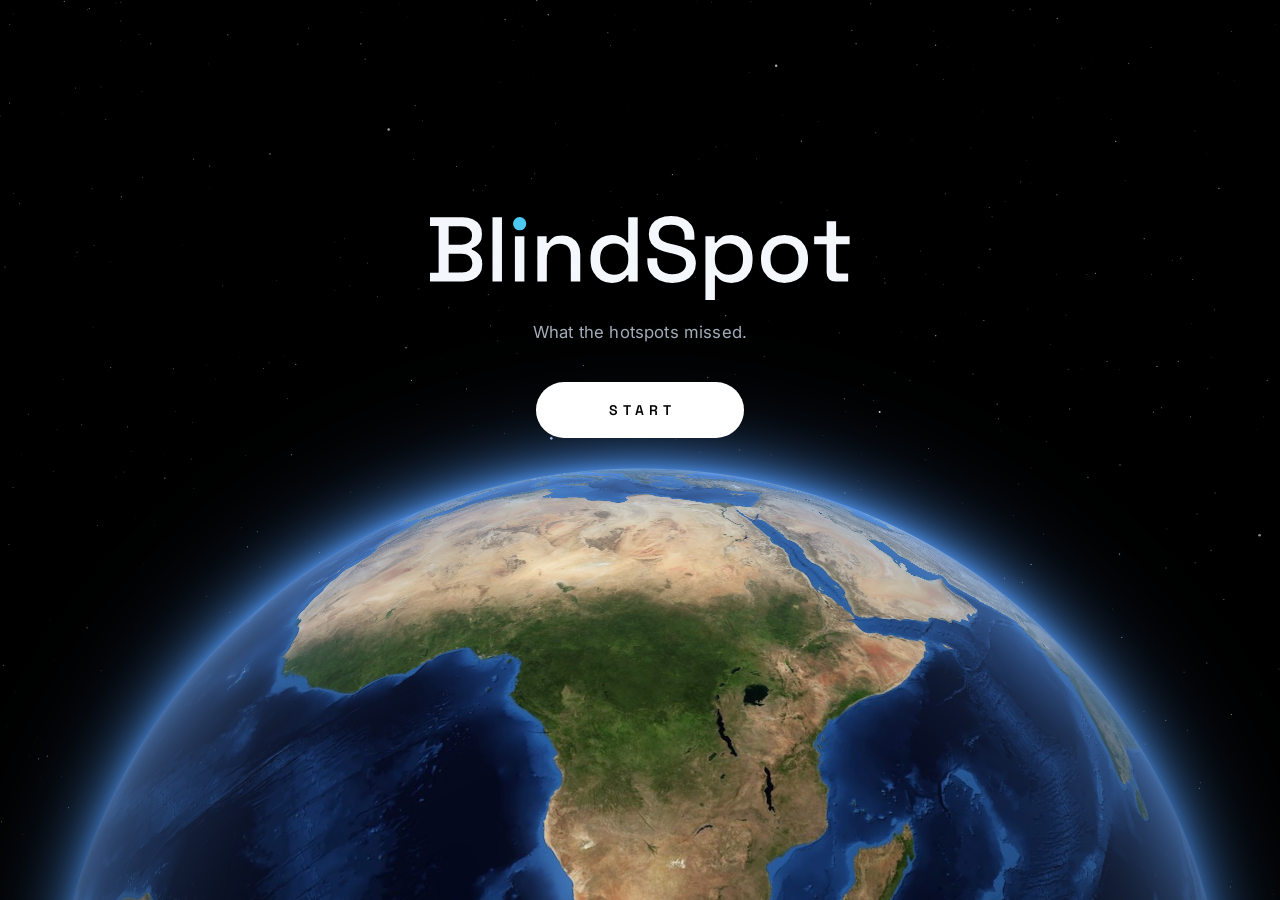
<file: web/index.html>
<!DOCTYPE html>
<html lang="en" data-theme="dark">
<head>
<meta charset="utf-8">
<meta name="viewport" content="width=device-width, initial-scale=1">
<title>BlindSpot: what the hotspots missed</title>
<meta name="description" content="NISAR L-band radar maps land change in a Kalimantan peat landscape during the 2026 haze and checks it against NASA's fire hotspot record.">
<link rel="icon" type="image/svg+xml" href="assets/brand/blindspot-mark-on-dark.svg">
<link rel="preload" href="vendor/fonts/space-grotesk-latin-500-normal.woff2" as="font" type="font/woff2" crossorigin>
<link rel="stylesheet" href="vendor/leaflet/leaflet.css">
<link rel="stylesheet" href="vendor/katex/katex.min.css">
<link rel="stylesheet" href="style.css?v=20261115-2325b">
</head>
<body>

<!-- ===================== Intro ===================== -->
<div id="intro" class="intro" data-phase="hero">
  <canvas id="stars" class="intro-layer" aria-hidden="true"></canvas>
  <canvas id="globe" class="intro-layer" role="img" aria-label="The Earth, turning slowly"></canvas>
  <div id="spin" class="intro-layer intro-drag" aria-hidden="true"></div>
  <div class="intro-hero">
    <h1 class="intro-title"><svg class="wordmark" role="img" aria-label="BlindSpot" viewBox="47 -14 4566 914"><path d="M47 700V604H141V96H47V0H402Q465 0 512.0 21.5Q559 43 585.5 82.5Q612 122 612 176V186Q612 234 594.0 265.0Q576 296 550.5 313.0Q525 330 502 337V353Q525 359 551.5 376.5Q578 394 596.5 425.0Q615 456 615 506V516Q615 574 588.0 615.0Q561 656 513.5 678.0Q466 700 404 700ZM250 602H391Q445 602 476.0 576.0Q507 550 507 504V495Q507 449 476.5 423.0Q446 397 391 397H250ZM250 298H391Q442 298 473.0 272.5Q504 247 504 203V193Q504 149 473.5 123.5Q443 98 391 98H250Z M727 700V0H830V700Z M971 700V207H1074V700Z M1215 700V207H1316V281H1332Q1346 251 1382.0 225.0Q1418 199 1489 199Q1545 199 1588.5 224.0Q1632 249 1657.0 294.5Q1682 340 1682 404V700H1579V412Q1579 348 1547.0 317.5Q1515 287 1459 287Q1395 287 1356.5 329.0Q1318 371 1318 451V700Z M2022 714Q1961 714 1909.0 684.0Q1857 654 1825.5 597.5Q1794 541 1794 461V446Q1794 367 1825.0 310.0Q1856 253 1908.0 223.0Q1960 193 2022 193Q2070 193 2102.5 205.0Q2135 217 2156.0 235.5Q2177 254 2188 274H2204V0H2307V700H2206V630H2190Q2171 662 2132.5 688.0Q2094 714 2022 714ZM2051 624Q2118 624 2161.5 581.0Q2205 538 2205 458V449Q2205 370 2162.0 327.0Q2119 284 2051 284Q1985 284 1941.5 327.0Q1898 370 1898 449V458Q1898 538 1941.5 581.0Q1985 624 2051 624Z M2682 714Q2603 714 2542.0 686.0Q2481 658 2446.5 603.5Q2412 549 2412 471V446H2519V471Q2519 545 2563.5 582.0Q2608 619 2682 619Q2757 619 2795.0 587.5Q2833 556 2833 506Q2833 473 2815.0 452.0Q2797 431 2764.0 418.5Q2731 406 2685 395L2648 386Q2581 370 2531.5 346.5Q2482 323 2455.0 284.0Q2428 245 2428 184Q2428 122 2458.5 78.0Q2489 34 2543.0 10.0Q2597 -14 2670 -14Q2743 -14 2800.5 11.0Q2858 36 2891.0 85.0Q2924 134 2924 208V244H2817V208Q2817 163 2798.5 135.0Q2780 107 2747.0 94.0Q2714 81 2670 81Q2606 81 2570.5 107.5Q2535 134 2535 181Q2535 213 2550.5 233.5Q2566 254 2596.0 267.0Q2626 280 2671 290L2708 299Q2776 314 2828.0 337.5Q2880 361 2910.0 401.0Q2940 441 2940 504Q2940 567 2908.5 614.0Q2877 661 2819.0 687.5Q2761 714 2682 714Z M3044 900V207H3145V278H3161Q3180 245 3218.5 219.0Q3257 193 3329 193Q3391 193 3442.5 223.0Q3494 253 3525.5 309.5Q3557 366 3557 446V461Q3557 541 3526.0 597.5Q3495 654 3443.0 684.0Q3391 714 3329 714Q3281 714 3248.0 702.0Q3215 690 3195.0 671.5Q3175 653 3163 633H3147V900ZM3299 624Q3367 624 3410.0 581.0Q3453 538 3453 458V449Q3453 370 3409.5 327.0Q3366 284 3299 284Q3233 284 3189.5 327.0Q3146 370 3146 449V458Q3146 538 3189.5 581.0Q3233 624 3299 624Z M3904 714Q3830 714 3772.5 683.5Q3715 653 3682.0 596.0Q3649 539 3649 461V446Q3649 368 3682.0 311.5Q3715 255 3772.5 224.0Q3830 193 3904 193Q3978 193 4036.0 224.0Q4094 255 4127.0 311.5Q4160 368 4160 446V461Q4160 539 4127.0 596.0Q4094 653 4036.0 683.5Q3978 714 3904 714ZM3904 622Q3972 622 4014.5 578.5Q4057 535 4057 458V449Q4057 372 4015.0 328.5Q3973 285 3904 285Q3837 285 3794.5 328.5Q3752 372 3752 449V458Q3752 535 3794.5 578.5Q3837 622 3904 622Z M4461 700Q4416 700 4389.5 673.0Q4363 646 4363 601V294H4227V207H4363V44H4466V207H4613V294H4466V583Q4466 613 4494 613H4597V700Z" fill="#F4F7FB"/><circle cx="1022.5" cy="70.0" r="72" fill="#4CC9F0"/></svg>
</h1>
    <p class="intro-tag">What the hotspots missed.</p>
    <button id="start" class="btn-start" type="button">Start</button>
  </div>
</div>

<!-- ===================== App ===================== -->
<div id="app" class="app" hidden>
  <div id="demo-banner" class="demo-banner" hidden>Demo data: a synthetic scene for testing, not real NISAR results.</div>

  <header class="hdr">
    <button id="home" class="hdr-home" type="button" aria-label="BlindSpot, back to the start screen" title="Back to start"><svg class="lockup" aria-hidden="true" focusable="false" viewBox="0 -175.0 5878.5 1075.0"><g transform="translate(0 -175.0) scale(43.75)"><path d="M19.1342 5.5763A9.6 9.6 0 1 1 4.8658 5.5763" fill="none" stroke="currentColor" stroke-width="2.8" stroke-linecap="round"/><path d="M12.9377 6.6820A5.4 5.4 0 0 1 17.3180 11.0623" fill="none" stroke="currentColor" stroke-width="2.4" stroke-linecap="round"/><circle class="spot" cx="12" cy="12" r="2.4"/></g><g transform="translate(1265.5 0)"><path d="M47 700V604H141V96H47V0H402Q465 0 512.0 21.5Q559 43 585.5 82.5Q612 122 612 176V186Q612 234 594.0 265.0Q576 296 550.5 313.0Q525 330 502 337V353Q525 359 551.5 376.5Q578 394 596.5 425.0Q615 456 615 506V516Q615 574 588.0 615.0Q561 656 513.5 678.0Q466 700 404 700ZM250 602H391Q445 602 476.0 576.0Q507 550 507 504V495Q507 449 476.5 423.0Q446 397 391 397H250ZM250 298H391Q442 298 473.0 272.5Q504 247 504 203V193Q504 149 473.5 123.5Q443 98 391 98H250Z M727 700V0H830V700Z M971 700V207H1074V700Z M1215 700V207H1316V281H1332Q1346 251 1382.0 225.0Q1418 199 1489 199Q1545 199 1588.5 224.0Q1632 249 1657.0 294.5Q1682 340 1682 404V700H1579V412Q1579 348 1547.0 317.5Q1515 287 1459 287Q1395 287 1356.5 329.0Q1318 371 1318 451V700Z M2022 714Q1961 714 1909.0 684.0Q1857 654 1825.5 597.5Q1794 541 1794 461V446Q1794 367 1825.0 310.0Q1856 253 1908.0 223.0Q1960 193 2022 193Q2070 193 2102.5 205.0Q2135 217 2156.0 235.5Q2177 254 2188 274H2204V0H2307V700H2206V630H2190Q2171 662 2132.5 688.0Q2094 714 2022 714ZM2051 624Q2118 624 2161.5 581.0Q2205 538 2205 458V449Q2205 370 2162.0 327.0Q2119 284 2051 284Q1985 284 1941.5 327.0Q1898 370 1898 449V458Q1898 538 1941.5 581.0Q1985 624 2051 624Z M2682 714Q2603 714 2542.0 686.0Q2481 658 2446.5 603.5Q2412 549 2412 471V446H2519V471Q2519 545 2563.5 582.0Q2608 619 2682 619Q2757 619 2795.0 587.5Q2833 556 2833 506Q2833 473 2815.0 452.0Q2797 431 2764.0 418.5Q2731 406 2685 395L2648 386Q2581 370 2531.5 346.5Q2482 323 2455.0 284.0Q2428 245 2428 184Q2428 122 2458.5 78.0Q2489 34 2543.0 10.0Q2597 -14 2670 -14Q2743 -14 2800.5 11.0Q2858 36 2891.0 85.0Q2924 134 2924 208V244H2817V208Q2817 163 2798.5 135.0Q2780 107 2747.0 94.0Q2714 81 2670 81Q2606 81 2570.5 107.5Q2535 134 2535 181Q2535 213 2550.5 233.5Q2566 254 2596.0 267.0Q2626 280 2671 290L2708 299Q2776 314 2828.0 337.5Q2880 361 2910.0 401.0Q2940 441 2940 504Q2940 567 2908.5 614.0Q2877 661 2819.0 687.5Q2761 714 2682 714Z M3044 900V207H3145V278H3161Q3180 245 3218.5 219.0Q3257 193 3329 193Q3391 193 3442.5 223.0Q3494 253 3525.5 309.5Q3557 366 3557 446V461Q3557 541 3526.0 597.5Q3495 654 3443.0 684.0Q3391 714 3329 714Q3281 714 3248.0 702.0Q3215 690 3195.0 671.5Q3175 653 3163 633H3147V900ZM3299 624Q3367 624 3410.0 581.0Q3453 538 3453 458V449Q3453 370 3409.5 327.0Q3366 284 3299 284Q3233 284 3189.5 327.0Q3146 370 3146 449V458Q3146 538 3189.5 581.0Q3233 624 3299 624Z M3904 714Q3830 714 3772.5 683.5Q3715 653 3682.0 596.0Q3649 539 3649 461V446Q3649 368 3682.0 311.5Q3715 255 3772.5 224.0Q3830 193 3904 193Q3978 193 4036.0 224.0Q4094 255 4127.0 311.5Q4160 368 4160 446V461Q4160 539 4127.0 596.0Q4094 653 4036.0 683.5Q3978 714 3904 714ZM3904 622Q3972 622 4014.5 578.5Q4057 535 4057 458V449Q4057 372 4015.0 328.5Q3973 285 3904 285Q3837 285 3794.5 328.5Q3752 372 3752 449V458Q3752 535 3794.5 578.5Q3837 622 3904 622Z M4461 700Q4416 700 4389.5 673.0Q4363 646 4363 601V294H4227V207H4363V44H4466V207H4613V294H4466V583Q4466 613 4494 613H4597V700Z" fill="currentColor"/><circle class="spot" cx="1022.5" cy="70.0" r="72"/></g></svg>
</button>
    <nav class="hdr-nav" aria-label="Sections">
      <a href="#explore" data-page="explore">Explore</a>
      <a href="#why" data-page="why">Why radar</a>
      <a href="#singapore" data-page="singapore">Singapore</a>
      <a href="#method" data-page="method">Method</a>
    </nav>
    <div class="hdr-theme">
      <button type="button" class="theme-toggle" aria-label="Dark mode. Switch to light mode" title="Dark mode. Switch to light mode">
        <svg class="ti ti-dark" width="18" height="18" viewBox="0 0 24 24" fill="none" stroke="currentColor" stroke-width="2" stroke-linecap="round" stroke-linejoin="round" aria-hidden="true"><path d="M20 14.5A8 8 0 0 1 9.5 4 8 8 0 1 0 20 14.5z"/></svg>
        <svg class="ti ti-light" width="18" height="18" viewBox="0 0 24 24" fill="none" stroke="currentColor" stroke-width="2" stroke-linecap="round" stroke-linejoin="round" aria-hidden="true"><circle cx="12" cy="12" r="4"/><path d="M12 2v2M12 20v2M4.9 4.9l1.4 1.4M17.7 17.7l1.4 1.4M2 12h2M20 12h2M4.9 19.1l1.4-1.4M17.7 6.3l1.4-1.4"/></svg>
      </button>
    </div>
  </header>

  <!-- ---------- Explore ---------- -->
  <main id="page-explore" class="page dash" data-page="explore">
    <section class="dash-top" aria-label="Headline">
      <div class="dash-head">
        <h1 class="headline"><span id="h-share" class="c-unrec">–</span> of radar-detected change had no fire hotspot recorded.</h1>
        <p id="h-sub" class="sub"></p>
      </div>
      <div class="figs">
        <div class="fig"><div id="f-total" class="fig-v">–</div><div class="fig-l">km² changed</div></div>
        <div class="fig"><div id="f-none" class="fig-v c-unrec">–</div><div class="fig-l">km² no hotspot</div></div>
        <div class="fig"><div id="f-adj" class="fig-v">–</div><div id="f-adj-l" class="fig-l">km² error-adjusted</div></div>
      </div>
    </section>

    <div class="dash-body">
      <section class="sat" aria-label="Satellite view">
        <div id="map" class="map"></div>
        <div class="map-label" aria-live="polite">
          <div id="map-date" class="map-date"></div>
          <div id="map-src" class="map-src">NISAR · L-band HV · 60 m</div>
        </div>
        <div class="legend map-legend">
          <span><i class="sw sw-none"></i>No hotspot recorded</span>
          <span><i class="sw sw-rec"></i>Hotspot recorded</span>
          <span><i class="sw sw-insuf"></i>Insufficient fire data</span>
          <span><i class="dot"></i>FIRMS hotspot</span>
          <span id="lg-event" hidden><i class="ev-key"></i>EONET event</span>
        </div>
        <button id="peat-toggle" class="map-chip" type="button" aria-pressed="false" hidden>Peat soils</button>
        <div class="map-zoom" role="group" aria-label="Zoom">
          <button id="z-in" type="button" aria-label="Zoom in"><svg width="16" height="16" viewBox="0 0 24 24" fill="none" stroke="currentColor" stroke-width="2" stroke-linecap="round" aria-hidden="true"><path d="M12 5v14M5 12h14"/></svg></button>
          <button id="z-out" type="button" aria-label="Zoom out"><svg width="16" height="16" viewBox="0 0 24 24" fill="none" stroke="currentColor" stroke-width="2" stroke-linecap="round" aria-hidden="true"><path d="M5 12h14"/></svg></button>
          <button id="z-fit" type="button" aria-label="Fit the study area"><svg width="16" height="16" viewBox="0 0 24 24" fill="none" stroke="currentColor" stroke-width="2" stroke-linecap="round" stroke-linejoin="round" aria-hidden="true"><path d="M4 9V4h5M15 4h5v5M20 15v5h-5M9 20H4v-5"/></svg></button>
        </div>
      </section>

      <aside class="side" aria-label="Charts">
        <div class="chart-block">
          <div class="chart-h"><span>Change by radar date</span><span class="unit">km²</span></div>
          <div class="chart-box chart-bars"><canvas id="c-bars" role="img" aria-label="Area of change at each radar date, split by whether a hotspot was recorded"></canvas></div>
        </div>

        <div class="chart-block">
          <div class="chart-h"><span id="p-title">Patch</span><span class="unit">HV backscatter, dB</span></div>
          <div class="p-sum"><span id="p-drop" class="p-drop">–</span><span id="p-meta" class="p-meta"></span></div>
          <div id="p-badges" class="badges"></div>
          <div class="chart-box chart-patch"><canvas id="c-patch" role="img" aria-label="Radar history of the selected patch against stable forest"></canvas></div>
          <div class="chart-legend"><span><i class="ln ln-dash"></i>Stable forest</span><span><i class="ln ln-unrec"></i>This patch</span><span><i class="sw sw-rain"></i>Rain</span></div>
          <details class="evidence"><summary>Evidence for this patch</summary><dl id="p-evidence"></dl></details>
        </div>

      </aside>
    </div>

    <div class="bar" aria-label="Timeline">
      <button id="play" class="play" type="button" aria-label="Play the season"><svg width="15" height="15" viewBox="0 0 24 24" fill="currentColor" aria-hidden="true"><path d="M7 4.5v15l13-7.5z"/></svg></button>
      <div id="ticks" class="ticks" role="group" aria-label="Radar dates"></div>
      <div class="compare" role="group" aria-label="Compare">
        <button id="v-before" type="button">Baseline</button>
        <button id="v-after" type="button">Selected</button>
      </div>
    </div>
    <p class="note">Change with no hotspot recorded is not proof of a missed fire. Click a patch to see its evidence.</p>
  </main>

  <!-- ---------- Why radar ---------- -->
  <main id="page-why" class="page ed" data-page="why" hidden>
    <div class="eyebrow c-radar">Why radar</div>
    <h1 class="ed-h1">Smoke hides the fire. Radar doesn't.</h1>
    <p class="ed-lede">During Indonesia's 2026 fire season, thick smoke and cloud hid Kalimantan from the optical satellites that build the fire record. NISAR's L-band radar looks straight through.</p>

    <section class="sec">
      <div class="sec-h"><div class="sec-n">01</div><h2>Heat sensors miss part of the fire season</h2></div>
      <div class="sec-b">
        <p>Indonesia tracks fires with the MODIS and VIIRS instruments, which detect heat. NASA notes that thick smoke and cloud can block the view, so the recorded fire count can miss fires. Peat also smoulders underground, often too cool to register.</p>
        <div class="stats">
          <div><div class="stat">&lt;30%</div><p>chance that MODIS detects even powerful fires in some equatorial areas</p></div>
          <div><div class="stat">&lt;40%</div><p>the same for VIIRS, mainly because of cloud</p></div>
          <div><div class="stat c-haze" data-psi-peak>192</div><p data-psi-peak-label>Singapore's peak 24-hr PSI, 9 Oct 2026 (NEA)</p></div>
        </div>
        <p class="cite">Sources: <a href="https://gmd.copernicus.org/articles/19/10123/2026/">Sofiev &amp; Kouznetsov, Geoscientific Model Development (2026)</a>; <a href="https://science.nasa.gov/missions/aqua/peatland-fires-darken-skies-in-indonesia/">NASA Earth Observatory (Sep 2026)</a>; PSI from the app's data (data.gov.sg).</p>
      </div>
    </section>

    <section class="sec">
      <div class="sec-h"><div class="sec-n">02</div><h2>A 24 cm wave passes through smoke</h2></div>
      <div class="sec-b">
        <p>NISAR sends its own microwave pulse at L-band, a wavelength of about 24 cm, far longer than smoke particles or cloud droplets, so it passes through them. It works day and night and returns to the same place every 12 days.</p>
        <div class="compare-img">
          <figure>
            <div class="ci-frame"><img id="gibs-img" alt="True-colour MODIS view of the study area on 9 October 2026" loading="lazy"><div id="gibs-fail" class="ci-fail" hidden>True-colour image unavailable right now.</div></div>
            <figcaption>What optical satellites saw · <span id="gibs-date">9 Oct 2026</span> · NASA GIBS</figcaption>
          </figure>
          <figure>
            <div class="ci-frame"><img id="radar-img" alt="NISAR HV radar image of the same area" loading="lazy"></div>
            <figcaption>What NISAR saw · <span id="radar-date"></span> · HV backscatter</figcaption>
          </figure>
        </div>
      </div>
    </section>

    <section class="sec">
      <div class="sec-h"><div class="sec-n">03</div><h2>What a burn looks like to radar</h2></div>
      <div class="sec-b">
        <p>The cross-polarised HV signal comes mostly from scattering inside the forest canopy. When the canopy burns or is cleared, HV drops and stays down. In peatland, L-band separated burned from unburned land with 93 to 96% overall accuracy in a recent Indonesian study.</p>
        <div class="chart-legend chart-legend-ed"><span><i class="ln ln-dash"></i>Stable forest, HV</span><span><i class="ln ln-unrec"></i>This patch, HV</span><span><i class="ln ln-hh"></i>This patch, HH</span><span><i class="sw sw-rain"></i>Rain between dates</span></div>
        <div class="chart-box chart-ed"><canvas id="c-why" role="img" aria-label="The selected patch's radar signal against stable forest"></canvas></div>
        <p class="cite">The patch selected on the Explore page, against stable forest. Accuracy: <a href="https://frontiers.ui.ac.id/synapseai/?p=389">Sudiana et al., Computers (2025)</a>.</p>
      </div>
    </section>

    <section class="sec">
      <div class="sec-h"><div class="sec-n">04</div><h2>From radar to an audit</h2></div>
      <div class="sec-b">
        <p>BlindSpot checks every patch of radar-detected change against the hotspot record. Where none was recorded, the patch becomes a place to look: a candidate disturbance, not proof of fire.</p>
        <a class="btn-primary" href="#explore">Open the analysis</a>
      </div>
    </section>
  </main>

  <!-- ---------- Singapore ---------- -->
  <main id="page-singapore" class="page ed" data-page="singapore" hidden>
    <div class="eyebrow c-haze">Singapore</div>
    <h1 class="ed-h1">The haze Singapore breathed in 2026.</h1>
    <p class="ed-lede">For the first time since 2023, smoke from Sumatra and Kalimantan pushed Singapore's air into the unhealthy range.</p>

    <section class="sec">
      <div class="sec-h"><div class="sec-n">01</div><h2>The peak</h2></div>
      <div class="sec-b">
        <div class="peak"><span class="peak-v c-haze" data-psi-peak>192</span><span id="psi-peak-label" class="peak-l">24-hr PSI, 9 Oct 2026 (NEA)</span></div>
        <div class="psi-band" aria-hidden="true">
          <div class="psi-track"><i style="flex:50"></i><i style="flex:50"></i><i style="flex:100"></i><i style="flex:100"></i><i style="flex:100"></i><b id="psi-marker"></b></div>
          <div class="psi-labels"><span style="flex:50">Good</span><span style="flex:50">Moderate</span><span style="flex:100">Unhealthy</span><span style="flex:100">Very unhealthy</span><span style="flex:100">Hazardous</span></div>
        </div>
        <p class="cite">PSI bands as published by Singapore's National Environment Agency.</p>
      </div>
    </section>

    <section class="sec">
      <div class="sec-h"><div class="sec-n">02</div><h2>The season, day by day</h2></div>
      <div class="sec-b">
        <div class="chart-box chart-psi"><canvas id="c-psi" role="img" aria-label="Singapore's daily 24-hour PSI through the 2026 season, with the unhealthy threshold at 100"></canvas></div>
        <p class="cite">Daily maximum 24-hr PSI. Dashed line: 100, the start of the unhealthy band. Source: <a href="https://data.gov.sg/datasets/d_b4cf557f8750260d229c49fd768e11ed/view">data.gov.sg</a>.</p>
        <ol class="events">
          <li><div class="ev-d">Jul 2026</div><div><div>About 202,004 hectares have burned in Indonesia so far this year.</div><div class="ev-s"><a href="https://rri.co.id/en/environment/2651866/indonesian-government-expands-alert-zone-over-forest-and-land-fire-impacts">RRI, 14 Aug 2026</a></div></div></li>
          <li><div class="ev-d">4 Sep 2026</div><div><div>Singapore's 24-hour PSI enters the unhealthy range for the first time since October 2023.</div><div class="ev-s"><a href="https://www.nea.gov.sg/media/news/news/index/singapore-government-agencies-implement-measures-to-mitigate-impact-of-haze-Aug2026">National Environment Agency</a></div></div></li>
          <li><div class="ev-d">9 Oct 2026</div><div><div>PSI peaks at 192 in the central region. NEA traces the smoke plumes to Sumatra and Kalimantan.</div><div class="ev-s"><a href="https://asianews.network/?p=307517">Asia News Network</a></div></div></li>
          <li><div class="ev-d">19 Oct 2026</div><div><div>Singapore has served preventive measure notices on 10 plantation firms. Experts say satellite images alone struggle to locate where a fire started.</div><div class="ev-s">Asia News Network / The Straits Times, 22 Oct 2026</div></div></li>
        </ol>
      </div>
    </section>

    <section class="sec">
      <div class="sec-h"><div class="sec-n">03</div><h2>What haze has cost before</h2></div>
      <div class="sec-b">
        <div class="stats">
          <div><div class="stat">100,000</div><p>possible premature deaths from the 2015 smoke across Indonesia, Malaysia and Singapore (<a href="https://seas.harvard.edu/news/2016/09/smoke-2015-indonesian-fires-may-have-caused-100000-premature-deaths">Harvard, 2016</a>)</p></div>
          <div><div class="stat">US$16.1B</div><p>cost of the 2015 fires to Indonesia, about 1.9% of GDP (<a href="https://openknowledge.worldbank.org/entities/publication/391e19f4-18f7-56c2-8c28-bb89cc9e7d6f">World Bank</a>)</p></div>
          <div><div class="stat">202,004 ha</div><p>burned in Indonesia by July 2026 (RRI)</p></div>
        </div>
        <p class="cite">BlindSpot shows where land changed under the smoke. It does not say who caused it, and it does not link any patch to Singapore's air.</p>
      </div>
    </section>
  </main>

  <!-- ---------- Method ---------- -->
  <main id="page-method" class="page ed" data-page="method" hidden>
    <div class="eyebrow c-radar">Method</div>
    <h1 class="ed-h1">How BlindSpot works, and how sure it is.</h1>
    <p class="ed-lede">A statistical test on radar change, a cross-check against the fire record, and an honest range around every number.</p>

    <section class="sec">
      <div class="sec-h"><div class="sec-n">01</div><h2>Five steps</h2></div>
      <div class="sec-b">
        <ol class="steps">
          <li><span class="st-n">01</span><div><div class="st-t">Prepare</div><div class="st-x">Stream only our 50 km study window from each NISAR GCOV image, HH and HV, and average it onto one 60 m grid.</div></div></li>
          <li><span class="st-n">02</span><div><div class="st-t">Normalise</div><div class="st-x">Divide each date by its scene-wide ratio to the June and July reference, so rain, soil moisture and processing changes cancel. Pixels already drying within the reference are set aside.</div></div></li>
          <li><span class="st-n">03</span><div><div class="st-t">Detect</div><div class="st-x">A sequential omnibus test (Conradsen 2016; Canty 2020) flags change at a 1% false-alarm rate. HV must stay at least 1 dB down for two dates; patches of 1 ha or more are kept.</div></div></li>
          <li><span class="st-n">04</span><div><div class="st-t">Cross-check</div><div class="st-x">A patch counts as recorded if a VIIRS or MODIS hotspot lies within 1 km of it between the previous radar date and the change date. Water and swath-edge patches are left out of the headline.</div></div></li>
          <li><span class="st-n">05</span><div><div class="st-t">Validate</div><div class="st-x">Synthetic burns test what we can detect; a Monte Carlo run gives the range; a labelled sample gives the error-adjusted area with a 95% interval (Olofsson 2014).</div></div></li>
        </ol>
      </div>
    </section>

    <section class="sec">
      <div class="sec-h"><div class="sec-n">02</div><h2>The maths</h2></div>
      <div class="sec-b">
        <p>No machine learning: every step is a closed-form statistical test, a measured threshold or a count, so each number can be traced and rerun. <var>X</var><sub><i>t</i></sub> is radar power on date <i>t</i> (linear, &gamma;&#8304;), per pixel and band (HH, HV).</p>

        <div class="eq-block">
          <div class="eq-t">Scene normalisation</div>
          <div class="eq"><span class="tex" data-tex="\tilde X_t = \dfrac{X_t}{\operatorname{median}_{\text{land}}\!\left( X_t \,/\, \bar X_{\text{ref}} \right)}"><var>X&#771;</var><sub><i>t</i></sub> = <var>X</var><sub><i>t</i></sub> &frasl; median<sub>land</sub>(<var>X</var><sub><i>t</i></sub> &frasl; <var>X&#772;</var><sub>ref</sub>)</span><span class="eq-n">(1)</span></div>
          <p class="eq-x"><var>X&#772;</var><sub>ref</sub> is the mean of the four June and July reference dates. Dividing by the scene-wide median ratio cancels rain, soil moisture and calibration shifts that move the whole scene at once.</p>
        </div>

        <div class="eq-block">
          <div class="eq-t">Change in decibels</div>
          <div class="eq"><span class="tex" data-tex="r_t = 10\,\log_{10}\!\left( \dfrac{\tilde X^{\mathrm{HV}}_t}{\bar X^{\mathrm{HV}}_{\text{ref}}} \right)\ \text{dB}"><i>r</i><sub><i>t</i></sub> = 10 log<sub>10</sub>(<var>X&#771;</var><sup>HV</sup><sub><i>t</i></sub> &frasl; <var>X&#772;</var><sup>HV</sup><sub>ref</sub>)</span><span class="eq-n">(2)</span></div>
          <p class="eq-x">After a 3&times;3 boxcar average. Canopy loss lowers HV, so change must have <i>r</i><sub><i>t</i></sub> &le; &minus;1 dB on at least two consecutive dates.</p>
        </div>

        <div class="eq-block">
          <div class="eq-t">Effective number of looks, measured</div>
          <div class="eq"><span class="tex" data-tex="m = \dfrac{\sum_{\text{pixels}} \bar X^{2}}{\sum_{\text{pixels}} s^{2}} - \dfrac{1}{n_{\text{ref}}}"><i>m</i> = &Sigma;<sub>pixels</sub> <span class="ov">X</span><sup>2</sup> &frasl; &Sigma;<sub>pixels</sub> <i>s</i><sup>2</sup> &minus; 1&frasl;<i>n</i><sub>ref</sub></span><span class="eq-n">(3)</span></div>
          <p class="eq-x">Mean and variance of each land pixel over the <i>n</i><sub>ref</sub> = 4 reference dates, pooled, with a finite-sample correction. Measured, not assumed: on the real stack <i>m</i> &asymp; 181 after averaging.</p>
        </div>

        <div class="eq-block">
          <div class="eq-t">Sequential omnibus test (Conradsen 2016; Canty 2020)</div>
          <div class="eq"><span class="tex" data-tex="\ln R_j = m\left[\, j\ln j - (j-1)\ln(j-1) + (j-1)\ln S_{j-1} + \ln \tilde X_j - j\ln S_j \,\right]">ln <i>R</i><sub><i>j</i></sub> = <i>m</i> [ <i>j</i> ln <i>j</i> &minus; (<i>j</i>&minus;1) ln(<i>j</i>&minus;1) + (<i>j</i>&minus;1) ln <i>S</i><sub><i>j</i>&minus;1</sub> + ln <var>X&#771;</var><sub><i>j</i></sub> &minus; <i>j</i> ln <i>S</i><sub><i>j</i></sub> ]</span><span class="eq-n">(4)</span></div>
          <div class="eq"><span class="tex" data-tex="-2\left(\ln R_j^{\mathrm{HH}} + \ln R_j^{\mathrm{HV}}\right) \;\sim\; \chi^2_{2} \quad \text{under no change}">&minus;2 (ln <i>R</i><sub><i>j</i></sub><sup>HH</sup> + ln <i>R</i><sub><i>j</i></sub><sup>HV</sup>) ~ &chi;<sup>2</sup>(2) &nbsp; under no change</span><span class="eq-n">(5)</span></div>
          <p class="eq-x"><i>S</i><sub><i>j</i></sub> = <var>X&#771;</var><sub>1</sub> + &hellip; + <var>X&#771;</var><sub><i>j</i></sub>. <i>R</i><sub><i>j</i></sub> tests &ldquo;date <i>j</i> differs from all dates before it&rdquo;; the two bands are independent, so their statistics add. A pixel changes at the first <i>j</i> where <i>p</i> &lt; &alpha; = 0.01, the whole-series omnibus test also rejects, HV fell, and rule (2) holds. Connected changed pixels form patches; patches under 1 ha are dropped.</p>
        </div>

        <div class="eq-block">
          <div class="eq-t">Cross-check and headline</div>
          <div class="eq"><span class="tex" data-tex="\text{recorded}(P) \iff \exists\, h:\ d(h,P) \le b \ \text{and}\ t_{\text{prev}} - s \lt t_h \le t_{\text{change}}">recorded(<i>P</i>) &hArr; &exist; hotspot <i>h</i>: <i>d</i>(<i>h</i>, <i>P</i>) &le; <i>b</i> and <i>t</i><sub>prev</sub> &minus; <i>s</i> &lt; <i>t</i><sub><i>h</i></sub> &le; <i>t</i><sub>change</sub></span><span class="eq-n">(6)</span></div>
          <div class="eq"><span class="tex" data-tex="\text{share} = \dfrac{\sum_{P\,\in\,\text{eligible}\,\cap\,\text{none}} A_P}{\sum_{P\,\in\,\text{eligible}} A_P}">share = &Sigma;<sub><i>P</i>: eligible, none</sub> <i>A</i><sub><i>P</i></sub> &frasl; &Sigma;<sub><i>P</i>: eligible</sub> <i>A</i><sub><i>P</i></sub></span><span class="eq-n">(7)</span></div>
          <p class="eq-x">Central estimate: buffer <i>b</i> = 1 km, date slack <i>s</i> = 0. Eligible patches have full fire-data coverage and no water or swath-edge flag. Area-weighted, so one large patch counts more than a speck.</p>
        </div>

        <div class="eq-block">
          <div class="eq-t">Monte Carlo range</div>
          <div class="eq"><span class="tex" data-tex="\text{share}_k = (7)\ \text{with}\ h+\varepsilon_k,\ \ b_k \sim U(0.5,\,2)\ \text{km},\ \ s_k \sim U\{0,\dots,12\}\ \text{days},\ \ k=1,\dots,300">share<sub><i>k</i></sub> = (7) with <i>h</i> + &epsilon;<sub><i>k</i></sub>, &nbsp;<i>b</i><sub><i>k</i></sub> ~ U(0.5, 2) km, &nbsp;<i>s</i><sub><i>k</i></sub> ~ U{0,&hellip;,12} days, &nbsp;<i>k</i> = 1&hellip;300</span><span class="eq-n">(8)</span></div>
          <p class="eq-x">&epsilon;<sub><i>k</i></sub> moves each hotspot uniformly within its pixel footprint (VIIRS &plusmn;187.5 m, MODIS &plusmn;500 m). We report the 5th to 95th percentile of the 300 shares as the range.</p>
        </div>

        <div class="eq-block">
          <div class="eq-t">Error-adjusted area (Olofsson 2014)</div>
          <div class="eq"><span class="tex" data-tex="\hat A = A_{\text{tot}} \sum_i W_i\, \dfrac{n_{ic}}{n_{i\cdot}}, \qquad \text{95\% CI} = \hat A \pm 1.96\, \widehat{\mathrm{SE}}(\hat A)"><i>&Acirc;</i> = <i>A</i><sub>tot</sub> &Sigma;<sub><i>i</i></sub> <i>W</i><sub><i>i</i></sub> <i>n</i><sub><i>i</i>c</sub> &frasl; <i>n</i><sub><i>i</i>&middot;</sub>, &nbsp; 95% CI = <i>&Acirc;</i> &plusmn; 1.96 SE</span><span class="eq-n">(9)</span></div>
          <p class="eq-x">From a stratified sample of points labelled on optical imagery: <i>W</i><sub><i>i</i></sub> is the map share of stratum <i>i</i>, <i>n</i><sub><i>i</i>c</sub> the points in it labelled as change. Corrects the mapped area for omission and commission errors.</p>
        </div>
      </div>
    </section>

    <section class="sec">
      <div class="sec-h"><div class="sec-n">03</div><h2>Where uncertainty comes from, and what we do</h2></div>
      <div class="sec-b">
        <div class="utab" role="table" aria-label="Sources of uncertainty and how BlindSpot handles them">
          <div class="ur uh" role="row"><span role="columnheader">Source</span><span role="columnheader">What we do</span></div>
          <div class="ur" role="row"><span role="cell">Radar speckle</span><span role="cell">3&times;3 averaging, measured looks (3), a 1% false-alarm test (4&ndash;5), two-date persistence and a 1 ha minimum patch.</span></div>
          <div class="ur" role="row"><span role="cell">Rain, soil moisture, calibration</span><span role="cell">Per-date scene normalisation (1). Late-October change is flagged <i>rain</i>. The 28 Oct processing change moves stable forest by only about 0.2 dB.</span></div>
          <div class="ur" role="row"><span role="cell">Seasonal drying</span><span role="cell">Pixels already falling 1 dB or more within the reference dates are excluded. 17 Aug, the first pass after a 24-day gap, is reported separately: the share is given with and without it.</span></div>
          <div class="ur" role="row"><span role="cell">Water and the swath edge</span><span role="cell">Patches touching water or within 5 km of the radar&rsquo;s no-data edge are flagged and left out of the headline.</span></div>
          <div class="ur" role="row"><span role="cell">What we can detect</span><span role="cell">Synthetic test: burns of 1 to 50 ha and 2 to 6 dB injected into real stable radar, three trials each, plus the false-alarm rate on unchanged land.</span></div>
          <div class="ur" role="row"><span role="cell">Hotspot position and timing</span><span role="cell">Monte Carlo over footprint jitter, buffer and date slack (8); the headline is a range, never a single point.</span></div>
          <div class="ur" role="row"><span role="cell">Missing fire data</span><span role="cell">Patches whose window is not fully covered by VIIRS are labelled <i>insufficient fire data</i> and left out.</span></div>
          <div class="ur" role="row"><span role="cell">Mapping error</span><span role="cell">Labelled stratified sample and error-adjusted area with a 95% interval (9); RADD alerts as an independent check.</span></div>
          <div class="ur" role="row"><span role="cell">Interpretation</span><span role="cell">Two labels kept apart. &ldquo;No hotspot recorded&rdquo; is an observation, not proof of fire or of who caused it.</span></div>
        </div>
      </div>
    </section>

    <section class="sec">
      <div class="sec-h"><div class="sec-n">04</div><h2>How sure are we</h2></div>
      <div class="sec-b">
        <dl id="sure" class="sure"></dl>
      </div>
    </section>

    <section class="sec">
      <div class="sec-h"><div class="sec-n">05</div><h2>Two labels, kept apart</h2></div>
      <div class="sec-b">
        <p>Every patch gets an automatic observation label and, after review, an interpretation. We never call an unmatched patch a missed fire.</p>
        <div class="labels">
          <div><div class="eyebrow">Observation</div><div class="lab"><i class="sw sw-rec"></i>Hotspot recorded</div><div class="lab"><i class="sw sw-none"></i>No hotspot recorded</div><div class="lab"><i class="sw sw-insuf"></i>Insufficient fire data</div></div>
          <div><div class="eyebrow">Interpretation</div><div class="lab">Fire supported</div><div class="lab">Other disturbance</div><div class="lab">Unresolved · not assessable</div></div>
        </div>
      </div>
    </section>

    <section class="sec">
      <div class="sec-h"><div class="sec-n">06</div><h2>Data</h2></div>
      <div class="sec-b">
        <ul class="sources">
          <li><a href="https://search.earthdata.nasa.gov">NISAR L2 GCOV (NASA, ASF DAAC)</a><span>Radar backscatter, 11 dates</span></li>
          <li><a href="https://firms.modaps.eosdis.nasa.gov/api/area/">FIRMS VIIRS and MODIS (NASA)</a><span>The fire record we audit</span></li>
          <li><a href="https://disc.gsfc.nasa.gov">GPM IMERG (NASA)</a><span>Rainfall, to rule out rain</span></li>
          <li><a href="https://www.wur.nl/en/research/products-services/radd-forest-disturbance-alert">RADD alerts (Wageningen)</a><span>Independent check</span></li>
          <li><a href="https://nasa-gibs.github.io/gibs-api-docs/">EONET and GIBS (NASA)</a><span>Events and imagery</span></li>
          <li><a href="https://data.gov.sg/datasets/d_b4cf557f8750260d229c49fd768e11ed/view">Historical PSI (data.gov.sg)</a><span>Singapore's air</span></li>
          <li><a href="https://visibleearth.nasa.gov/collection/1484/blue-marble">Blue Marble and Black Marble (NASA)</a><span>The globe on the start screen</span></li>
        </ul>
        <p class="cite">Research prototype using provisional NISAR data. It shows where land changed, not who caused it. Not for legal or enforcement use without verification on the ground. Data generated <span id="generated"></span>.</p>
      </div>
    </section>
  </main>

  <button id="to-top" class="to-top" type="button" aria-label="Back to top"><svg width="18" height="18" viewBox="0 0 24 24" fill="none" stroke="currentColor" stroke-width="2" stroke-linecap="round" stroke-linejoin="round" aria-hidden="true"><path d="M12 19V5"/><path d="M6 11l6-6 6 6"/></svg></button>
</div>

<script src="vendor/leaflet/leaflet.js"></script>
<script src="vendor/chart.umd.min.js"></script>
<script src="vendor/katex/katex.min.js"></script>
<script src="globe.js?v=20261115-2325b"></script>
<script src="app.js?v=2401-2325b"></script>
</body>
</html>
</file>
<file: web/vendor/leaflet/leaflet.css>
/* required styles */

.leaflet-pane,
.leaflet-tile,
.leaflet-marker-icon,
.leaflet-marker-shadow,
.leaflet-tile-container,
.leaflet-pane > svg,
.leaflet-pane > canvas,
.leaflet-zoom-box,
.leaflet-image-layer,
.leaflet-layer {
	position: absolute;
	left: 0;
	top: 0;
	}
.leaflet-container {
	overflow: hidden;
	}
.leaflet-tile,
.leaflet-marker-icon,
.leaflet-marker-shadow {
	-webkit-user-select: none;
	   -moz-user-select: none;
	        user-select: none;
	  -webkit-user-drag: none;
	}
/* Prevents IE11 from highlighting tiles in blue */
.leaflet-tile::selection {
	background: transparent;
}
/* Safari renders non-retina tile on retina better with this, but Chrome is worse */
.leaflet-safari .leaflet-tile {
	image-rendering: -webkit-optimize-contrast;
	}
/* hack that prevents hw layers "stretching" when loading new tiles */
.leaflet-safari .leaflet-tile-container {
	width: 1600px;
	height: 1600px;
	-webkit-transform-origin: 0 0;
	}
.leaflet-marker-icon,
.leaflet-marker-shadow {
	display: block;
	}
/* .leaflet-container svg: reset svg max-width decleration shipped in Joomla! (joomla.org) 3.x */
/* .leaflet-container img: map is broken in FF if you have max-width: 100% on tiles */
.leaflet-container .leaflet-overlay-pane svg {
	max-width: none !important;
	max-height: none !important;
	}
.leaflet-container .leaflet-marker-pane img,
.leaflet-container .leaflet-shadow-pane img,
.leaflet-container .leaflet-tile-pane img,
.leaflet-container img.leaflet-image-layer,
.leaflet-container .leaflet-tile {
	max-width: none !important;
	max-height: none !important;
	width: auto;
	padding: 0;
	}

.leaflet-container img.leaflet-tile {
	/* See: https://bugs.chromium.org/p/chromium/issues/detail?id=600120 */
	mix-blend-mode: plus-lighter;
}

.leaflet-container.leaflet-touch-zoom {
	-ms-touch-action: pan-x pan-y;
	touch-action: pan-x pan-y;
	}
.leaflet-container.leaflet-touch-drag {
	-ms-touch-action: pinch-zoom;
	/* Fallback for FF which doesn't support pinch-zoom */
	touch-action: none;
	touch-action: pinch-zoom;
}
.leaflet-container.leaflet-touch-drag.leaflet-touch-zoom {
	-ms-touch-action: none;
	touch-action: none;
}
.leaflet-container {
	-webkit-tap-highlight-color: transparent;
}
.leaflet-container a {
	-webkit-tap-highlight-color: rgba(51, 181, 229, 0.4);
}
.leaflet-tile {
	filter: inherit;
	visibility: hidden;
	}
.leaflet-tile-loaded {
	visibility: inherit;
	}
.leaflet-zoom-box {
	width: 0;
	height: 0;
	-moz-box-sizing: border-box;
	     box-sizing: border-box;
	z-index: 800;
	}
/* workaround for https://bugzilla.mozilla.org/show_bug.cgi?id=888319 */
.leaflet-overlay-pane svg {
	-moz-user-select: none;
	}

.leaflet-pane         { z-index: 400; }

.leaflet-tile-pane    { z-index: 200; }
.leaflet-overlay-pane { z-index: 400; }
.leaflet-shadow-pane  { z-index: 500; }
.leaflet-marker-pane  { z-index: 600; }
.leaflet-tooltip-pane   { z-index: 650; }
.leaflet-popup-pane   { z-index: 700; }

.leaflet-map-pane canvas { z-index: 100; }
.leaflet-map-pane svg    { z-index: 200; }

.leaflet-vml-shape {
	width: 1px;
	height: 1px;
	}
.lvml {
	behavior: url(#default#VML);
	display: inline-block;
	position: absolute;
	}


/* control positioning */

.leaflet-control {
	position: relative;
	z-index: 800;
	pointer-events: visiblePainted; /* IE 9-10 doesn't have auto */
	pointer-events: auto;
	}
.leaflet-top,
.leaflet-bottom {
	position: absolute;
	z-index: 1000;
	pointer-events: none;
	}
.leaflet-top {
	top: 0;
	}
.leaflet-right {
	right: 0;
	}
.leaflet-bottom {
	bottom: 0;
	}
.leaflet-left {
	left: 0;
	}
.leaflet-control {
	float: left;
	clear: both;
	}
.leaflet-right .leaflet-control {
	float: right;
	}
.leaflet-top .leaflet-control {
	margin-top: 10px;
	}
.leaflet-bottom .leaflet-control {
	margin-bottom: 10px;
	}
.leaflet-left .leaflet-control {
	margin-left: 10px;
	}
.leaflet-right .leaflet-control {
	margin-right: 10px;
	}


/* zoom and fade animations */

.leaflet-fade-anim .leaflet-popup {
	opacity: 0;
	-webkit-transition: opacity 0.2s linear;
	   -moz-transition: opacity 0.2s linear;
	        transition: opacity 0.2s linear;
	}
.leaflet-fade-anim .leaflet-map-pane .leaflet-popup {
	opacity: 1;
	}
.leaflet-zoom-animated {
	-webkit-transform-origin: 0 0;
	    -ms-transform-origin: 0 0;
	        transform-origin: 0 0;
	}
svg.leaflet-zoom-animated {
	will-change: transform;
}

.leaflet-zoom-anim .leaflet-zoom-animated {
	-webkit-transition: -webkit-transform 0.25s cubic-bezier(0,0,0.25,1);
	   -moz-transition:    -moz-transform 0.25s cubic-bezier(0,0,0.25,1);
	        transition:         transform 0.25s cubic-bezier(0,0,0.25,1);
	}
.leaflet-zoom-anim .leaflet-tile,
.leaflet-pan-anim .leaflet-tile {
	-webkit-transition: none;
	   -moz-transition: none;
	        transition: none;
	}

.leaflet-zoom-anim .leaflet-zoom-hide {
	visibility: hidden;
	}


/* cursors */

.leaflet-interactive {
	cursor: pointer;
	}
.leaflet-grab {
	cursor: -webkit-grab;
	cursor:    -moz-grab;
	cursor:         grab;
	}
.leaflet-crosshair,
.leaflet-crosshair .leaflet-interactive {
	cursor: crosshair;
	}
.leaflet-popup-pane,
.leaflet-control {
	cursor: auto;
	}
.leaflet-dragging .leaflet-grab,
.leaflet-dragging .leaflet-grab .leaflet-interactive,
.leaflet-dragging .leaflet-marker-draggable {
	cursor: move;
	cursor: -webkit-grabbing;
	cursor:    -moz-grabbing;
	cursor:         grabbing;
	}

/* marker & overlays interactivity */
.leaflet-marker-icon,
.leaflet-marker-shadow,
.leaflet-image-layer,
.leaflet-pane > svg path,
.leaflet-tile-container {
	pointer-events: none;
	}

.leaflet-marker-icon.leaflet-interactive,
.leaflet-image-layer.leaflet-interactive,
.leaflet-pane > svg path.leaflet-interactive,
svg.leaflet-image-layer.leaflet-interactive path {
	pointer-events: visiblePainted; /* IE 9-10 doesn't have auto */
	pointer-events: auto;
	}

/* visual tweaks */

.leaflet-container {
	background: #ddd;
	outline-offset: 1px;
	}
.leaflet-container a {
	color: #0078A8;
	}
.leaflet-zoom-box {
	border: 2px dotted #38f;
	background: rgba(255,255,255,0.5);
	}


/* general typography */
.leaflet-container {
	font-family: "Helvetica Neue", Arial, Helvetica, sans-serif;
	font-size: 12px;
	font-size: 0.75rem;
	line-height: 1.5;
	}


/* general toolbar styles */

.leaflet-bar {
	box-shadow: 0 1px 5px rgba(0,0,0,0.65);
	border-radius: 4px;
	}
.leaflet-bar a {
	background-color: #fff;
	border-bottom: 1px solid #ccc;
	width: 26px;
	height: 26px;
	line-height: 26px;
	display: block;
	text-align: center;
	text-decoration: none;
	color: black;
	}
.leaflet-bar a,
.leaflet-control-layers-toggle {
	background-position: 50% 50%;
	background-repeat: no-repeat;
	display: block;
	}
.leaflet-bar a:hover,
.leaflet-bar a:focus {
	background-color: #f4f4f4;
	}
.leaflet-bar a:first-child {
	border-top-left-radius: 4px;
	border-top-right-radius: 4px;
	}
.leaflet-bar a:last-child {
	border-bottom-left-radius: 4px;
	border-bottom-right-radius: 4px;
	border-bottom: none;
	}
.leaflet-bar a.leaflet-disabled {
	cursor: default;
	background-color: #f4f4f4;
	color: #bbb;
	}

.leaflet-touch .leaflet-bar a {
	width: 30px;
	height: 30px;
	line-height: 30px;
	}
.leaflet-touch .leaflet-bar a:first-child {
	border-top-left-radius: 2px;
	border-top-right-radius: 2px;
	}
.leaflet-touch .leaflet-bar a:last-child {
	border-bottom-left-radius: 2px;
	border-bottom-right-radius: 2px;
	}

/* zoom control */

.leaflet-control-zoom-in,
.leaflet-control-zoom-out {
	font: bold 18px 'Lucida Console', Monaco, monospace;
	text-indent: 1px;
	}

.leaflet-touch .leaflet-control-zoom-in, .leaflet-touch .leaflet-control-zoom-out  {
	font-size: 22px;
	}


/* layers control */

.leaflet-control-layers {
	box-shadow: 0 1px 5px rgba(0,0,0,0.4);
	background: #fff;
	border-radius: 5px;
	}
.leaflet-control-layers-toggle {
	background-image: url(images/layers.png);
	width: 36px;
	height: 36px;
	}
.leaflet-retina .leaflet-control-layers-toggle {
	background-image: url(images/layers-2x.png);
	background-size: 26px 26px;
	}
.leaflet-touch .leaflet-control-layers-toggle {
	width: 44px;
	height: 44px;
	}
.leaflet-control-layers .leaflet-control-layers-list,
.leaflet-control-layers-expanded .leaflet-control-layers-toggle {
	display: none;
	}
.leaflet-control-layers-expanded .leaflet-control-layers-list {
	display: block;
	position: relative;
	}
.leaflet-control-layers-expanded {
	padding: 6px 10px 6px 6px;
	color: #333;
	background: #fff;
	}
.leaflet-control-layers-scrollbar {
	overflow-y: scroll;
	overflow-x: hidden;
	padding-right: 5px;
	}
.leaflet-control-layers-selector {
	margin-top: 2px;
	position: relative;
	top: 1px;
	}
.leaflet-control-layers label {
	display: block;
	font-size: 13px;
	font-size: 1.08333em;
	}
.leaflet-control-layers-separator {
	height: 0;
	border-top: 1px solid #ddd;
	margin: 5px -10px 5px -6px;
	}

/* Default icon URLs */
.leaflet-default-icon-path { /* used only in path-guessing heuristic, see L.Icon.Default */
	background-image: url(images/marker-icon.png);
	}


/* attribution and scale controls */

.leaflet-container .leaflet-control-attribution {
	background: #fff;
	background: rgba(255, 255, 255, 0.8);
	margin: 0;
	}
.leaflet-control-attribution,
.leaflet-control-scale-line {
	padding: 0 5px;
	color: #333;
	line-height: 1.4;
	}
.leaflet-control-attribution a {
	text-decoration: none;
	}
.leaflet-control-attribution a:hover,
.leaflet-control-attribution a:focus {
	text-decoration: underline;
	}
.leaflet-attribution-flag {
	display: inline !important;
	vertical-align: baseline !important;
	width: 1em;
	height: 0.6669em;
	}
.leaflet-left .leaflet-control-scale {
	margin-left: 5px;
	}
.leaflet-bottom .leaflet-control-scale {
	margin-bottom: 5px;
	}
.leaflet-control-scale-line {
	border: 2px solid #777;
	border-top: none;
	line-height: 1.1;
	padding: 2px 5px 1px;
	white-space: nowrap;
	-moz-box-sizing: border-box;
	     box-sizing: border-box;
	background: rgba(255, 255, 255, 0.8);
	text-shadow: 1px 1px #fff;
	}
.leaflet-control-scale-line:not(:first-child) {
	border-top: 2px solid #777;
	border-bottom: none;
	margin-top: -2px;
	}
.leaflet-control-scale-line:not(:first-child):not(:last-child) {
	border-bottom: 2px solid #777;
	}

.leaflet-touch .leaflet-control-attribution,
.leaflet-touch .leaflet-control-layers,
.leaflet-touch .leaflet-bar {
	box-shadow: none;
	}
.leaflet-touch .leaflet-control-layers,
.leaflet-touch .leaflet-bar {
	border: 2px solid rgba(0,0,0,0.2);
	background-clip: padding-box;
	}


/* popup */

.leaflet-popup {
	position: absolute;
	text-align: center;
	margin-bottom: 20px;
	}
.leaflet-popup-content-wrapper {
	padding: 1px;
	text-align: left;
	border-radius: 12px;
	}
.leaflet-popup-content {
	margin: 13px 24px 13px 20px;
	line-height: 1.3;
	font-size: 13px;
	font-size: 1.08333em;
	min-height: 1px;
	}
.leaflet-popup-content p {
	margin: 17px 0;
	margin: 1.3em 0;
	}
.leaflet-popup-tip-container {
	width: 40px;
	height: 20px;
	position: absolute;
	left: 50%;
	margin-top: -1px;
	margin-left: -20px;
	overflow: hidden;
	pointer-events: none;
	}
.leaflet-popup-tip {
	width: 17px;
	height: 17px;
	padding: 1px;

	margin: -10px auto 0;
	pointer-events: auto;

	-webkit-transform: rotate(45deg);
	   -moz-transform: rotate(45deg);
	    -ms-transform: rotate(45deg);
	        transform: rotate(45deg);
	}
.leaflet-popup-content-wrapper,
.leaflet-popup-tip {
	background: white;
	color: #333;
	box-shadow: 0 3px 14px rgba(0,0,0,0.4);
	}
.leaflet-container a.leaflet-popup-close-button {
	position: absolute;
	top: 0;
	right: 0;
	border: none;
	text-align: center;
	width: 24px;
	height: 24px;
	font: 16px/24px Tahoma, Verdana, sans-serif;
	color: #757575;
	text-decoration: none;
	background: transparent;
	}
.leaflet-container a.leaflet-popup-close-button:hover,
.leaflet-container a.leaflet-popup-close-button:focus {
	color: #585858;
	}
.leaflet-popup-scrolled {
	overflow: auto;
	}

.leaflet-oldie .leaflet-popup-content-wrapper {
	-ms-zoom: 1;
	}
.leaflet-oldie .leaflet-popup-tip {
	width: 24px;
	margin: 0 auto;

	-ms-filter: "progid:DXImageTransform.Microsoft.Matrix(M11=0.70710678, M12=0.70710678, M21=-0.70710678, M22=0.70710678)";
	filter: progid:DXImageTransform.Microsoft.Matrix(M11=0.70710678, M12=0.70710678, M21=-0.70710678, M22=0.70710678);
	}

.leaflet-oldie .leaflet-control-zoom,
.leaflet-oldie .leaflet-control-layers,
.leaflet-oldie .leaflet-popup-content-wrapper,
.leaflet-oldie .leaflet-popup-tip {
	border: 1px solid #999;
	}


/* div icon */

.leaflet-div-icon {
	background: #fff;
	border: 1px solid #666;
	}


/* Tooltip */
/* Base styles for the element that has a tooltip */
.leaflet-tooltip {
	position: absolute;
	padding: 6px;
	background-color: #fff;
	border: 1px solid #fff;
	border-radius: 3px;
	color: #222;
	white-space: nowrap;
	-webkit-user-select: none;
	-moz-user-select: none;
	-ms-user-select: none;
	user-select: none;
	pointer-events: none;
	box-shadow: 0 1px 3px rgba(0,0,0,0.4);
	}
.leaflet-tooltip.leaflet-interactive {
	cursor: pointer;
	pointer-events: auto;
	}
.leaflet-tooltip-top:before,
.leaflet-tooltip-bottom:before,
.leaflet-tooltip-left:before,
.leaflet-tooltip-right:before {
	position: absolute;
	pointer-events: none;
	border: 6px solid transparent;
	background: transparent;
	content: "";
	}

/* Directions */

.leaflet-tooltip-bottom {
	margin-top: 6px;
}
.leaflet-tooltip-top {
	margin-top: -6px;
}
.leaflet-tooltip-bottom:before,
.leaflet-tooltip-top:before {
	left: 50%;
	margin-left: -6px;
	}
.leaflet-tooltip-top:before {
	bottom: 0;
	margin-bottom: -12px;
	border-top-color: #fff;
	}
.leaflet-tooltip-bottom:before {
	top: 0;
	margin-top: -12px;
	margin-left: -6px;
	border-bottom-color: #fff;
	}
.leaflet-tooltip-left {
	margin-left: -6px;
}
.leaflet-tooltip-right {
	margin-left: 6px;
}
.leaflet-tooltip-left:before,
.leaflet-tooltip-right:before {
	top: 50%;
	margin-top: -6px;
	}
.leaflet-tooltip-left:before {
	right: 0;
	margin-right: -12px;
	border-left-color: #fff;
	}
.leaflet-tooltip-right:before {
	left: 0;
	margin-left: -12px;
	border-right-color: #fff;
	}

/* Printing */

@media print {
	/* Prevent printers from removing background-images of controls. */
	.leaflet-control {
		-webkit-print-color-adjust: exact;
		print-color-adjust: exact;
		}
	}
</file>
<file: web/style.css>
/* BlindSpot web app. Tokens follow the BlindSpot design system (dark first). */

@font-face { font-family: "Space Grotesk"; font-weight: 500; font-display: swap; src: url(vendor/fonts/space-grotesk-latin-500-normal.woff2) format("woff2"); }
@font-face { font-family: "Space Grotesk"; font-weight: 600; font-display: swap; src: url(vendor/fonts/space-grotesk-latin-600-normal.woff2) format("woff2"); }
@font-face { font-family: "Inter"; font-weight: 400; font-display: swap; src: url(vendor/fonts/inter-latin-400-normal.woff2) format("woff2"); }
@font-face { font-family: "Inter"; font-weight: 500; font-display: swap; src: url(vendor/fonts/inter-latin-500-normal.woff2) format("woff2"); }
@font-face { font-family: "Inter"; font-weight: 600; font-display: swap; src: url(vendor/fonts/inter-latin-600-normal.woff2) format("woff2"); }
@font-face { font-family: "JetBrains Mono"; font-weight: 500; font-display: swap; src: url(vendor/fonts/jetbrains-mono-latin-500-normal.woff2) format("woff2"); }

:root, [data-theme="dark"] {
  --bg: #000000; --line: #232B36; --line-strong: #5A6575; --raised: #141922;
  --ink: #F4F7FB; --ink-muted: #A3ACB9; --ink-faint: #7C8695;
  --radar: #4CC9F0; --unrecorded: #A78BFA; --recorded: #FFB020; --haze: #FF8A65;
  --map-bg: #07090D; --hotspot: #FFE08A; --hotspot-ring: #1A1200;
  --font-display: "Space Grotesk", system-ui, sans-serif;
  --font-sans: "Inter", system-ui, sans-serif;
  --font-mono: "JetBrains Mono", ui-monospace, monospace;
  --pad: 48px;
  color-scheme: dark;
}
[data-theme="light"] {
  --bg: #F7F8FA; --line: #D9DFE7; --line-strong: #7D8794; --raised: #EEF1F5;
  --ink: #0A0D12; --ink-muted: #4A5563; --ink-faint: #5F6976;
  --radar: #0A7EA4; --unrecorded: #6D28D9; --recorded: #A15C00; --haze: #C2410C;
  --map-bg: #E2E7EE; --hotspot: #FFD54A; --hotspot-ring: #3A2A00;
  color-scheme: light;
}

* { box-sizing: border-box; }
html, body { margin: 0; height: 100%; }
body { background: #000; color: var(--ink); font-family: var(--font-sans); -webkit-font-smoothing: antialiased; }
a { color: var(--radar); }
a:hover { color: var(--ink); }
button { font: inherit; color: inherit; }
:focus-visible { outline: 2px solid var(--radar); outline-offset: 2px; }
[hidden] { display: none !important; }
.c-unrec { color: var(--unrecorded); }
.c-radar { color: var(--radar); }
.c-haze { color: var(--haze); }

/* ===================== Intro ===================== */
.intro { position: fixed; inset: 0; background: #000; overflow: hidden; z-index: 20; transition: opacity .6s ease; }
.intro[data-phase="gone"] { opacity: 0; pointer-events: none; }
.intro-layer { position: absolute; inset: 0; width: 100%; height: 100%; }
.intro-drag { touch-action: none; cursor: grab; }
.intro-drag.dragging { cursor: grabbing; }
.intro-hero { position: absolute; left: 0; right: 0; top: 24vh; display: flex; flex-direction: column; align-items: center; gap: 22px; pointer-events: none; transition: opacity .5s ease, transform .6s ease; }
.intro[data-phase="flying"] .intro-hero, .intro[data-phase="gone"] .intro-hero { opacity: 0; transform: translateY(-16px); }
.intro-title { margin: 0; line-height: 0; }
.wordmark { height: clamp(44px, 7vw, 84px); width: auto; display: block; }
.intro-tag { margin: 0; font-size: clamp(15px, 1.3vw, 18px); color: #A3ACB9; letter-spacing: .01em; }
.btn-start { pointer-events: auto; position: relative; overflow: hidden; margin-top: 18px; height: 56px; min-width: 208px; padding: 0 32px 0 calc(32px + .36em); border: 0; border-radius: 999px; background: #fff; color: #000; font: 600 14px var(--font-display); letter-spacing: .36em; text-transform: uppercase; cursor: pointer; transition: background .35s ease, color .35s ease; }
.btn-start::after { content: ""; position: absolute; top: 0; bottom: 0; left: -45%; width: 35%; background: linear-gradient(100deg, rgba(76,201,240,0) 0%, rgba(76,201,240,.35) 50%, rgba(76,201,240,0) 100%); animation: shine 3.6s ease-in-out infinite; pointer-events: none; }
.btn-start:hover, .btn-start:focus-visible { background: rgba(255,255,255,0); color: #fff; }
.btn-start:hover::after { opacity: 0; }
.btn-start:focus-visible { outline: 2px solid #4CC9F0; outline-offset: 6px; }
@keyframes shine { 0% { left: -45%; } 55% { left: 110%; } 100% { left: 110%; } }

/* ===================== App shell ===================== */
.app { position: fixed; inset: 0; overflow-y: auto; background: var(--bg); color: var(--ink); opacity: 0; transition: opacity .45s ease; }
.app.shown { opacity: 1; }
.demo-banner { padding: 6px var(--pad); font: 500 12px var(--font-sans); color: var(--recorded); background: var(--raised); text-align: center; }

.hdr { height: 64px; padding: 0 var(--pad); display: grid; grid-template-columns: minmax(0,1fr) auto minmax(0,1fr); align-items: center; }
.hdr-home { justify-self: start; height: 40px; padding: 0; border: 0; background: transparent; display: flex; align-items: center; cursor: pointer; color: var(--ink); transition: opacity .2s; }
.hdr-home:hover { opacity: .75; }
.lockup { height: 27px; width: auto; display: block; }
.lockup .spot { fill: var(--radar); }
.hdr-nav { display: flex; gap: 28px; }
.hdr-nav a { padding: 8px 0; font: 500 14px var(--font-sans); color: var(--ink-muted); text-decoration: none; border-bottom: 1.5px solid transparent; white-space: nowrap; }
.hdr-nav a:hover { color: var(--ink); }
.hdr-nav a[aria-current="page"] { color: var(--ink); border-bottom-color: var(--radar); }
.hdr-theme { justify-self: end; display: flex; }
.theme-toggle { position: relative; width: 40px; height: 40px; border: 1px solid var(--line); border-radius: 999px; background: transparent; color: var(--ink); cursor: pointer; overflow: hidden; transition: border-color .2s ease, background-color .2s ease; }
.theme-toggle:hover { border-color: var(--line-strong); background: var(--raised); }
.theme-toggle:focus-visible { outline: 2px solid var(--radar); outline-offset: 2px; }
.theme-toggle .ti { position: absolute; left: 50%; top: 50%; margin: -9px 0 0 -9px; transition: transform .35s cubic-bezier(.2,.7,.2,1), opacity .25s ease; }
[data-theme="dark"] .theme-toggle .ti-light, [data-theme="light"] .theme-toggle .ti-dark { opacity: 0; transform: rotate(-90deg) scale(.5); }
[data-theme="dark"] .theme-toggle .ti-dark, [data-theme="light"] .theme-toggle .ti-light { opacity: 1; transform: none; }
@media (prefers-reduced-motion: reduce) { .theme-toggle .ti { transition: none; } }

/* entrance stagger */
.page > * { transition: opacity .45s ease, transform .5s cubic-bezier(.2,.7,.2,1); }
.app:not(.shown) .page > * { opacity: 0; transform: translateY(14px); }
.page > *:nth-child(2) { transition-delay: 55ms; } .page > *:nth-child(3) { transition-delay: 110ms; } .page > *:nth-child(4) { transition-delay: 165ms; }

/* ===================== Explore (layout B) ===================== */
.dash { display: flex; flex-direction: column; padding: 28px var(--pad) 20px; height: calc(100vh - 64px); min-height: 680px; }
.has-banner .dash { height: calc(100vh - 64px - 30px); }
.dash-top { display: grid; grid-template-columns: minmax(0,1fr) auto; column-gap: 80px; row-gap: 24px; align-items: end; }
.headline { margin: 0; max-width: 820px; font: 500 clamp(30px, 3.1vw, 44px)/1.08 var(--font-display); letter-spacing: -.03em; }
.sub { margin: 14px 0 0; font-size: 15px; color: var(--ink-faint); }
.figs { display: flex; gap: 48px; }
.fig-v { font: 500 clamp(26px, 2.2vw, 32px)/1 var(--font-display); letter-spacing: -.02em; }
.fig-l { margin-top: 8px; font-size: 14px; color: var(--ink-muted); }

.dash-body { margin-top: 32px; flex: 1; min-height: 0; display: grid; grid-template-columns: minmax(0,1fr) 336px; column-gap: 64px; row-gap: 40px; }
.sat { position: relative; min-width: 0; min-height: 0; }
.map { position: absolute; inset: 0; border-radius: 14px; background: var(--map-bg); overflow: hidden; }
.leaflet-container { background: var(--map-bg); font-family: var(--font-sans); }
.leaflet-container:focus-visible { outline: 2px solid var(--radar); }
.map-overlay-img { image-rendering: pixelated; }
.map-label { position: absolute; left: 16px; top: 16px; z-index: 500; padding: 10px 14px; border-radius: 12px; background: var(--bg); pointer-events: none; }
.map-date { font: 500 14px var(--font-sans); }
.map-src { margin-top: 4px; font-size: 13px; color: var(--ink-faint); }
.map-zoom { position: absolute; right: 14px; top: 14px; z-index: 500; display: flex; flex-direction: column; gap: 8px; }
.map-zoom button { width: 40px; height: 40px; border-radius: 999px; border: 1px solid var(--line-strong); background: var(--bg); color: var(--ink); display: flex; align-items: center; justify-content: center; cursor: pointer; }
.map-zoom button:hover { border-color: var(--ink); }
.leaflet-control-scale-line { background: var(--bg); color: var(--ink); border-color: var(--ink); font: 500 10.5px var(--font-mono); }
.leaflet-bottom.leaflet-right .leaflet-control-scale { margin: 0 14px 14px 0; }
.leaflet-tooltip.ptip { background: var(--bg); color: var(--ink); border: 1px solid var(--line-strong); border-radius: 8px; font: 500 12px var(--font-sans); box-shadow: none; }
.leaflet-tooltip.ptip::before { display: none; }

.side { display: flex; flex-direction: column; justify-content: space-between; gap: 24px; min-width: 0; min-height: 0; padding: 4px 0; overflow-y: auto; scrollbar-width: thin; }
.chart-block { display: flex; flex-direction: column; flex-shrink: 0; }
.side > .legend { flex-shrink: 0; }
.chart-h { display: flex; justify-content: space-between; align-items: baseline; font: 500 14px var(--font-sans); }
.unit { font-weight: 400; font-size: 13px; color: var(--ink-faint); }
.chart-box { position: relative; width: 100%; }
.chart-bars { height: 132px; margin-top: 14px; }
.chart-patch { height: 104px; margin-top: 12px; }
.p-sum { margin-top: 6px; display: flex; align-items: baseline; flex-wrap: wrap; column-gap: 10px; }
.p-drop { font: 500 22px var(--font-display); letter-spacing: -.02em; }
.p-meta { font-size: 13px; color: var(--ink-muted); }
.badges { margin-top: 8px; display: flex; flex-wrap: wrap; gap: 6px; }
.badge { display: inline-flex; align-items: center; gap: 6px; height: 24px; padding: 0 9px; border-radius: 999px; border: 1px solid var(--line); font: 500 12px var(--font-sans); color: var(--ink-muted); }
.badge i { width: 8px; height: 8px; border-radius: 2px; }
.chart-legend { display: flex; gap: 16px; flex-wrap: wrap; margin-top: 10px; font-size: 12.5px; color: var(--ink-faint); }
.chart-legend span, .legend span, .lab { display: flex; align-items: center; gap: 8px; }
.ln { display: inline-block; width: 14px; }
.ln-dash { border-top: 1.5px dashed var(--ink-faint); }
.ln-unrec { border-top: 2px solid var(--unrecorded); }
.ln-hh { border-top: 1.5px solid color-mix(in srgb, var(--unrecorded) 40%, transparent); }
.chart-legend-ed { justify-content: flex-start; gap: 24px; margin: 0 0 12px; }
.legend { display: flex; flex-wrap: wrap; column-gap: 20px; row-gap: 8px; font-size: 13px; color: var(--ink-muted); }
.sw { display: inline-block; width: 10px; height: 10px; border-radius: 2px; flex-shrink: 0; }
.sw-none { background: var(--unrecorded); }
.sw-rec { background: var(--recorded); }
.sw-insuf { background: repeating-linear-gradient(45deg, var(--ink-faint) 0 2px, transparent 2px 4px); box-shadow: inset 0 0 0 1px var(--ink-faint); }
.sw-rain { background: color-mix(in srgb, var(--radar) 30%, transparent); }
.ev-key, .ev-pin i { display: inline-block; width: 9px; height: 9px; transform: rotate(45deg); background: var(--haze); box-shadow: 0 0 0 1.5px var(--bg); }
.ev-pin { background: none; border: 0; display: flex; align-items: center; justify-content: center; }
.map-legend { position: absolute; left: 16px; bottom: 16px; z-index: 500; max-width: calc(100% - 180px); padding: 10px 14px; border-radius: 12px; background: var(--bg); font-size: 12.5px; column-gap: 16px; row-gap: 6px; }
.map-chip { position: absolute; left: 16px; bottom: 76px; z-index: 500; height: 32px; padding: 0 14px; border-radius: 999px; border: 1px solid var(--line-strong); background: var(--bg); color: var(--ink-muted); font: 500 12.5px var(--font-sans); cursor: pointer; }
.map-chip[aria-pressed="true"] { color: var(--ink); border-color: var(--radar); }
.evidence { margin-top: 10px; font-size: 12.5px; }
.evidence summary { cursor: pointer; color: var(--ink-muted); list-style: none; display: flex; align-items: center; gap: 6px; }
.evidence summary::-webkit-details-marker { display: none; }
.evidence summary::before { content: "+"; font: 500 13px var(--font-mono); color: var(--radar); }
.evidence[open] summary::before { content: "\2212"; }
.evidence summary:hover { color: var(--ink); }
#p-evidence { margin: 8px 0 0; display: grid; grid-template-columns: 1fr 1fr; gap: 8px 16px; }
#p-evidence dt { color: var(--ink-faint); }
#p-evidence dd { margin: 2px 0 0; color: var(--ink); }
#p-evidence .ev-wide { grid-column: 1 / -1; }
.chart-box.empty { display: flex; align-items: center; justify-content: center; }
.chart-box.empty canvas { display: none; }
.chart-box.empty::after { content: "Radar history not available yet"; font-size: 12.5px; color: var(--ink-faint); }
.dot { display: inline-block; width: 8px; height: 8px; border-radius: 50%; background: var(--hotspot); box-shadow: 0 0 0 1px var(--hotspot-ring); }

.bar { margin-top: 20px; height: 52px; flex-shrink: 0; display: flex; align-items: center; gap: 24px; }
.play { width: 44px; height: 44px; flex-shrink: 0; border-radius: 999px; border: 0; background: var(--ink); color: var(--bg); display: flex; align-items: center; justify-content: center; cursor: pointer; }
.play[aria-pressed="true"] { background: var(--radar); }
.ticks { flex: 1; min-width: 0; position: relative; height: 44px; display: flex; }
.ticks::before { content: ""; position: absolute; left: 0; right: 0; top: 12px; border-top: 1px solid var(--line-strong); }
.tick { flex: 1; min-width: 0; position: relative; border: 0; padding: 0; background: transparent; cursor: pointer; }
.tick i { position: absolute; left: 50%; top: 12px; width: 6px; height: 6px; margin: -3px 0 0 -3px; border-radius: 50%; background: var(--line-strong); transition: all .2s; }
.tick span { position: absolute; left: 0; right: 0; top: 24px; text-align: center; font: 500 10.5px var(--font-mono); color: var(--ink-faint); white-space: nowrap; overflow: hidden; }
.tick:hover span { color: var(--ink); }
.tick[aria-pressed="true"] i { width: 12px; height: 12px; margin: -6px 0 0 -6px; background: var(--radar); }
.tick[aria-pressed="true"] span { color: var(--ink); }
.gap { width: 32px; flex-shrink: 0; position: relative; }
.gap::before { content: ""; position: absolute; left: 4px; right: 4px; top: 10px; height: 4px; background: var(--bg); }
.gap span { position: absolute; left: 0; right: 0; top: 24px; text-align: center; font: 500 10px var(--font-mono); color: var(--ink-faint); }
.compare { display: flex; flex-shrink: 0; gap: 20px; }
.compare button { height: 36px; padding: 0; border: 0; border-bottom: 2px solid transparent; background: transparent; color: var(--ink-muted); font: 500 13.5px var(--font-sans); cursor: pointer; }
.compare button[aria-pressed="true"] { color: var(--ink); border-bottom-color: var(--radar); }
.note { margin: 8px 0 0; font-size: 12.5px; color: var(--ink-faint); }

/* ===================== Editorial pages ===================== */
.ed { max-width: 1120px; margin: 0 auto; padding: 72px 32px 120px; }
.eyebrow { font: 500 11px var(--font-mono); letter-spacing: .14em; text-transform: uppercase; color: var(--ink-faint); }
.ed-h1 { margin: 20px 0 0; max-width: 900px; font: 500 clamp(40px, 5.6vw, 76px)/1.02 var(--font-display); letter-spacing: -.035em; }
.ed-lede { margin: 28px 0 64px; max-width: 720px; font-size: clamp(17px, 1.5vw, 20px); line-height: 1.55; color: var(--ink-muted); }
.sec { display: grid; grid-template-columns: repeat(12, minmax(0,1fr)); column-gap: 32px; row-gap: 24px; border-top: 1px solid var(--line); padding: 48px 0; }
.sec-h { grid-column: 1 / 5; }
.sec-n { font: 500 12px var(--font-mono); color: var(--ink-faint); }
.sec-h h2 { margin: 10px 0 0; font: 500 28px/1.15 var(--font-display); letter-spacing: -.02em; }
.sec-b { grid-column: 5 / 13; min-width: 0; }
.sec-b > p { margin: 0 0 32px; font-size: 17px; line-height: 1.65; }
.sec-b > p.cite { margin: 24px 0 0; font-size: 12.5px; line-height: 1.6; color: var(--ink-faint); }
.stats { display: grid; grid-template-columns: repeat(3, minmax(0,1fr)); column-gap: 32px; row-gap: 24px; }
.stat { font: 600 clamp(40px, 4vw, 56px)/1 var(--font-display); letter-spacing: -.03em; }
.stats p { margin: 8px 0 0; font-size: 13.5px; line-height: 1.5; color: var(--ink-muted); }
.btn-primary { display: inline-flex; align-items: center; height: 48px; padding: 0 24px; border-radius: 999px; background: var(--ink); color: var(--bg); font: 500 15px var(--font-sans); text-decoration: none; }
.btn-primary:hover { color: var(--bg); opacity: .85; }

.compare-img { display: grid; grid-template-columns: 1fr 1fr; gap: 24px; }
.compare-img figure { margin: 0; }
.ci-frame { position: relative; aspect-ratio: 1; border-radius: 12px; overflow: hidden; background: var(--map-bg); }
.ci-frame img { width: 100%; height: 100%; object-fit: cover; display: block; }
.ci-fail { position: absolute; inset: 0; display: flex; align-items: center; justify-content: center; padding: 24px; text-align: center; font-size: 13px; color: var(--ink-faint); }
.compare-img figcaption { margin-top: 10px; font-size: 13px; color: var(--ink-faint); }
.chart-ed { height: 220px; }
.chart-psi { height: 260px; }

.peak { display: flex; align-items: baseline; flex-wrap: wrap; gap: 16px; }
.peak-v { font: 600 clamp(64px, 8vw, 112px)/.95 var(--font-display); letter-spacing: -.04em; }
.peak-l { font-size: 15px; color: var(--ink-muted); }
.psi-band { margin-top: 32px; }
.psi-track { position: relative; display: flex; height: 10px; border-radius: 999px; overflow: visible; }
.psi-track i { display: block; }
.psi-track i:nth-child(1) { background: #3FA34D; border-radius: 999px 0 0 999px; }
.psi-track i:nth-child(2) { background: #2E86C1; }
.psi-track i:nth-child(3) { background: #E0A400; }
.psi-track i:nth-child(4) { background: #E0663A; }
.psi-track i:nth-child(5) { background: #B23A48; border-radius: 0 999px 999px 0; }
.psi-track b { position: absolute; top: -7px; width: 3px; height: 24px; margin-left: -1.5px; border-radius: 2px; background: var(--ink); }
.psi-labels { display: flex; margin-top: 10px; font-size: 12px; color: var(--ink-faint); }
.psi-labels span { min-width: 0; padding-right: 8px; }

.events { list-style: none; margin: 32px 0 0; padding: 0; }
.events li { display: grid; grid-template-columns: 120px minmax(0,1fr); gap: 24px; padding: 18px 0; border-top: 1px solid var(--line); font-size: 15.5px; line-height: 1.55; }
.ev-d { font: 500 13px var(--font-mono); color: var(--ink-muted); padding-top: 3px; }
.ev-s { margin-top: 4px; font-size: 12.5px; color: var(--ink-faint); }

.steps { list-style: none; margin: 0; padding: 0; }
.steps li { display: grid; grid-template-columns: 48px minmax(0,1fr); gap: 16px; padding: 18px 0; border-top: 1px solid var(--line); }
.steps li:first-child { border-top: 0; padding-top: 0; }
.st-n { font: 500 13px var(--font-mono); color: var(--radar); padding-top: 3px; }
.st-t { font: 500 18px var(--font-display); }
.st-x { margin-top: 6px; font-size: 15px; line-height: 1.6; color: var(--ink-muted); }
.eq-block { padding: 22px 0; border-top: 1px solid var(--line); }
.sec-b > p + .eq-block { margin-top: 20px; }
.eq-t { font: 500 13px var(--font-mono); color: var(--radar); letter-spacing: .02em; }
.eq { display: flex; align-items: baseline; justify-content: space-between; gap: 16px; margin-top: 12px; padding: 14px 18px; background: var(--raised); border-radius: 10px; font-size: clamp(15px, 1.5vw, 18px); line-height: 1.6; overflow-x: auto; overflow-y: hidden; }
.eq .katex { font-size: 1.12em; color: var(--ink); }
.eq > span:first-child { white-space: nowrap; }
.eq i, .eq var { font-style: italic; }
.eq .ov { text-decoration: overline; font-style: italic; }
.eq-n { font: 500 12px var(--font-mono); color: var(--ink-faint); flex-shrink: 0; }
.eq-x { margin: 10px 0 0; font-size: 14.5px; line-height: 1.6; color: var(--ink-muted); }
.eq-x i, .eq-x var, .sec-b p var { font-family: "Times New Roman", Georgia, serif; font-size: 1.05em; }
.utab { border-top: 1px solid var(--line); }
.ur { display: grid; grid-template-columns: minmax(150px, 0.32fr) minmax(0, 1fr); gap: 24px; padding: 14px 0; border-bottom: 1px solid var(--line); font-size: 15px; line-height: 1.55; }
.ur > span:first-child { font-weight: 500; }
.ur > span:last-child { color: var(--ink-muted); }
.ur.uh { font: 500 12px var(--font-mono); color: var(--ink-faint); letter-spacing: .04em; text-transform: uppercase; padding: 10px 0; }
.ur.uh > span:last-child { color: var(--ink-faint); }
.sure { margin: 0; display: grid; grid-template-columns: repeat(2, minmax(0,1fr)); column-gap: 32px; row-gap: 28px; }
.sure div { min-width: 0; }
.sure dt { font: 600 clamp(28px, 2.6vw, 36px)/1.05 var(--font-display); letter-spacing: -.02em; }
.sure dd { margin: 8px 0 0; font-size: 13.5px; line-height: 1.5; color: var(--ink-muted); }
.labels { display: grid; grid-template-columns: 1fr 1fr; gap: 32px; }
.labels .eyebrow { margin-bottom: 12px; }
.lab { padding: 10px 0; border-top: 1px solid var(--line); font-size: 15px; }
.sources { list-style: none; margin: 0; padding: 0; }
.sources li { display: flex; justify-content: space-between; gap: 24px; padding: 14px 0; border-top: 1px solid var(--line); font-size: 15px; }
.sources li span { color: var(--ink-faint); font-size: 13.5px; text-align: right; }

.to-top { position: fixed; right: 32px; bottom: 32px; z-index: 30; width: 48px; height: 48px; border-radius: 999px; border: 1px solid var(--line-strong); background: var(--bg); color: var(--ink); display: flex; align-items: center; justify-content: center; cursor: pointer; opacity: 0; transform: translateY(12px); pointer-events: none; transition: opacity .3s ease, transform .3s ease; }
.to-top.on { opacity: 1; transform: none; pointer-events: auto; }

/* ===================== Responsive ===================== */
@media (max-width: 1000px) {
  :root, [data-theme="dark"], [data-theme="light"] { --pad: 20px; }
  .dash, .has-banner .dash { height: auto; min-height: 0; padding-bottom: 40px; }
  .dash-top { grid-template-columns: minmax(0,1fr); }
  .figs { gap: 32px; flex-wrap: wrap; }
  .dash-body { grid-template-columns: minmax(0,1fr); }
  .sat { height: 70vh; }
  .map-legend { right: 16px; max-width: none; }
  .sat .leaflet-bottom.leaflet-right .leaflet-control-scale { margin-bottom: 118px; }
  .map-chip { bottom: 128px; }
  .bar { overflow-x: auto; }
  .ticks { min-width: 560px; }
  .sec-h, .sec-b { grid-column: 1 / -1; }
  .stats { grid-template-columns: minmax(0,1fr); }
}
@media (max-width: 760px) {
  .hdr { height: auto; grid-template-columns: minmax(0,1fr) auto; padding-top: 10px; padding-bottom: 4px; }
  .hdr-nav { grid-column: 1 / -1; grid-row: 2; gap: 22px; overflow-x: auto; scrollbar-width: none; }
  .hdr-theme { grid-column: 2; grid-row: 1; }
  .ed { padding: 48px 20px 96px; }
  .compare-img, .labels, .sure { grid-template-columns: minmax(0,1fr); }
  .events li { grid-template-columns: minmax(0,1fr); gap: 4px; }
  .sources li { flex-direction: column; gap: 4px; }
  .ur { grid-template-columns: 1fr; gap: 4px; }
  .eq { font-size: 14px; }
  .sources li span { text-align: left; }
  .to-top { right: 20px; bottom: 20px; }
}
@media (prefers-reduced-motion: reduce) {
  *, *::before, *::after { animation: none !important; transition-duration: .01ms !important; }
}
</file>
